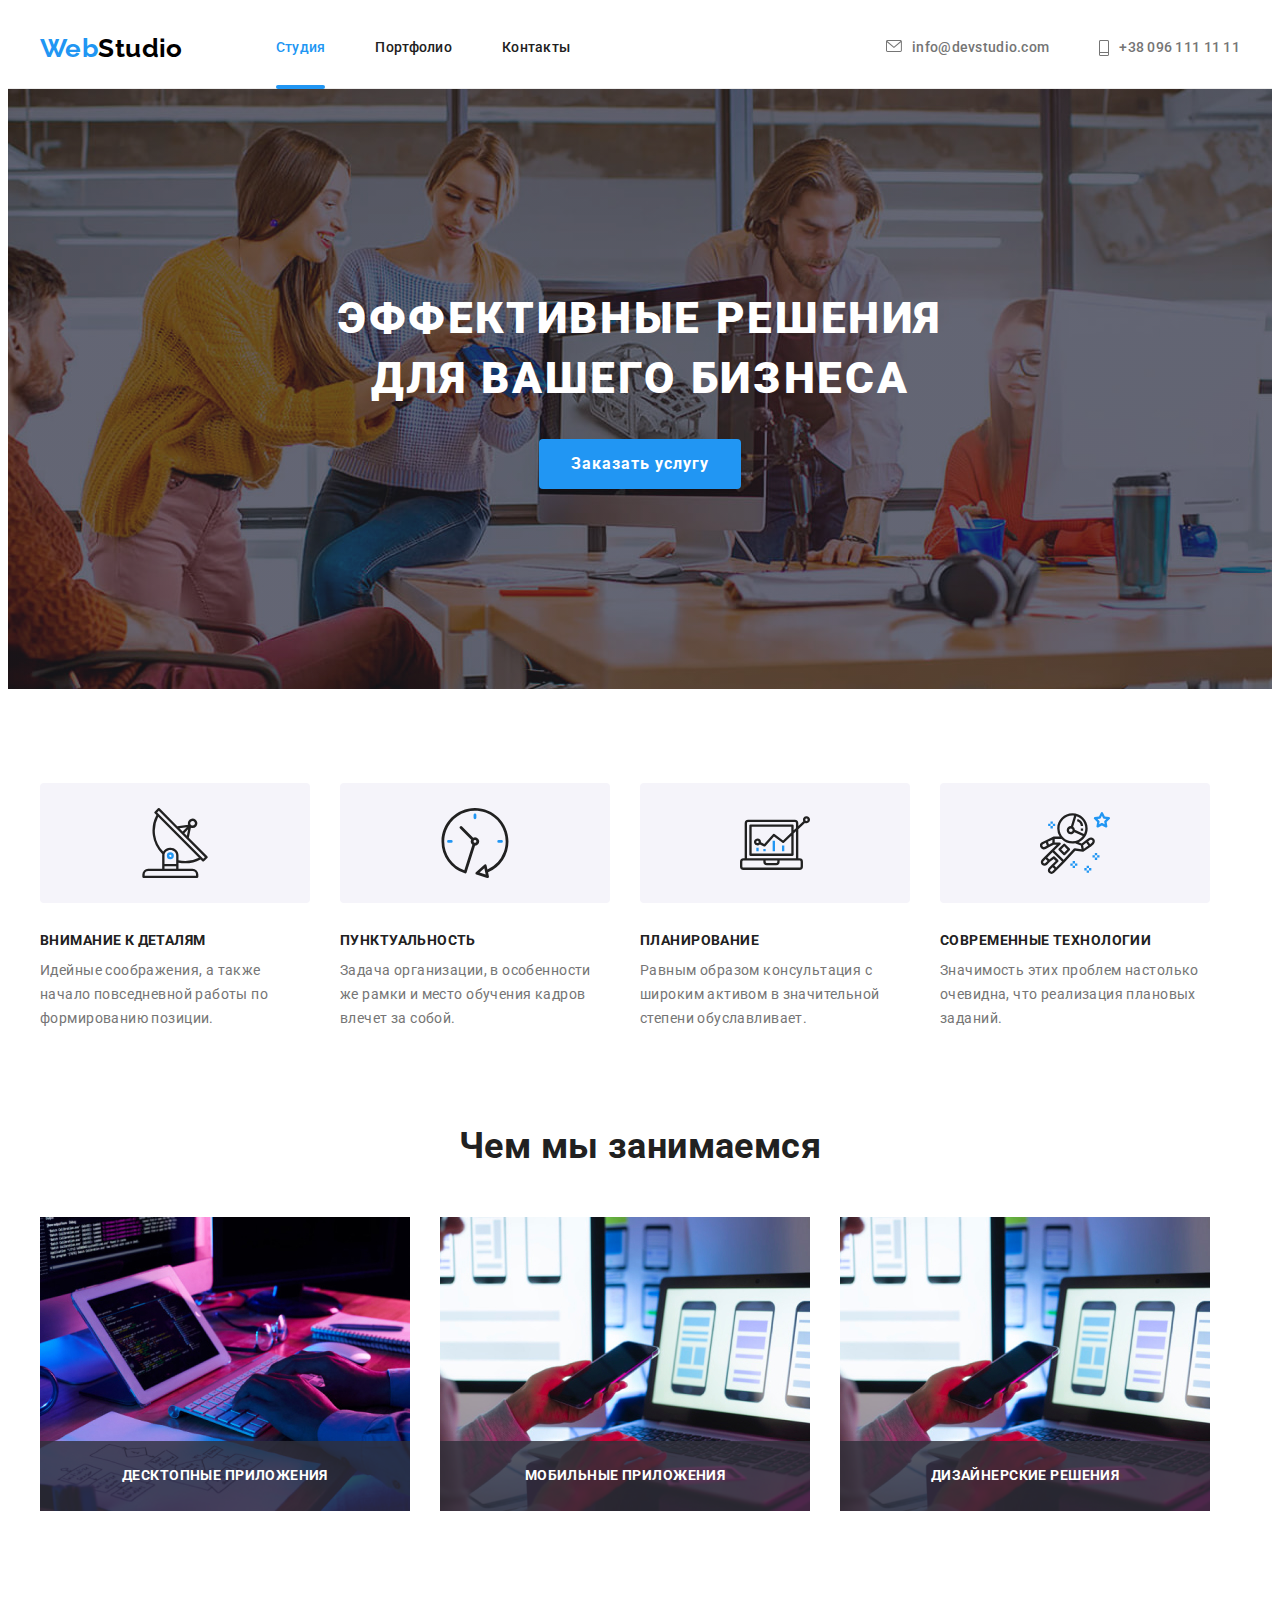
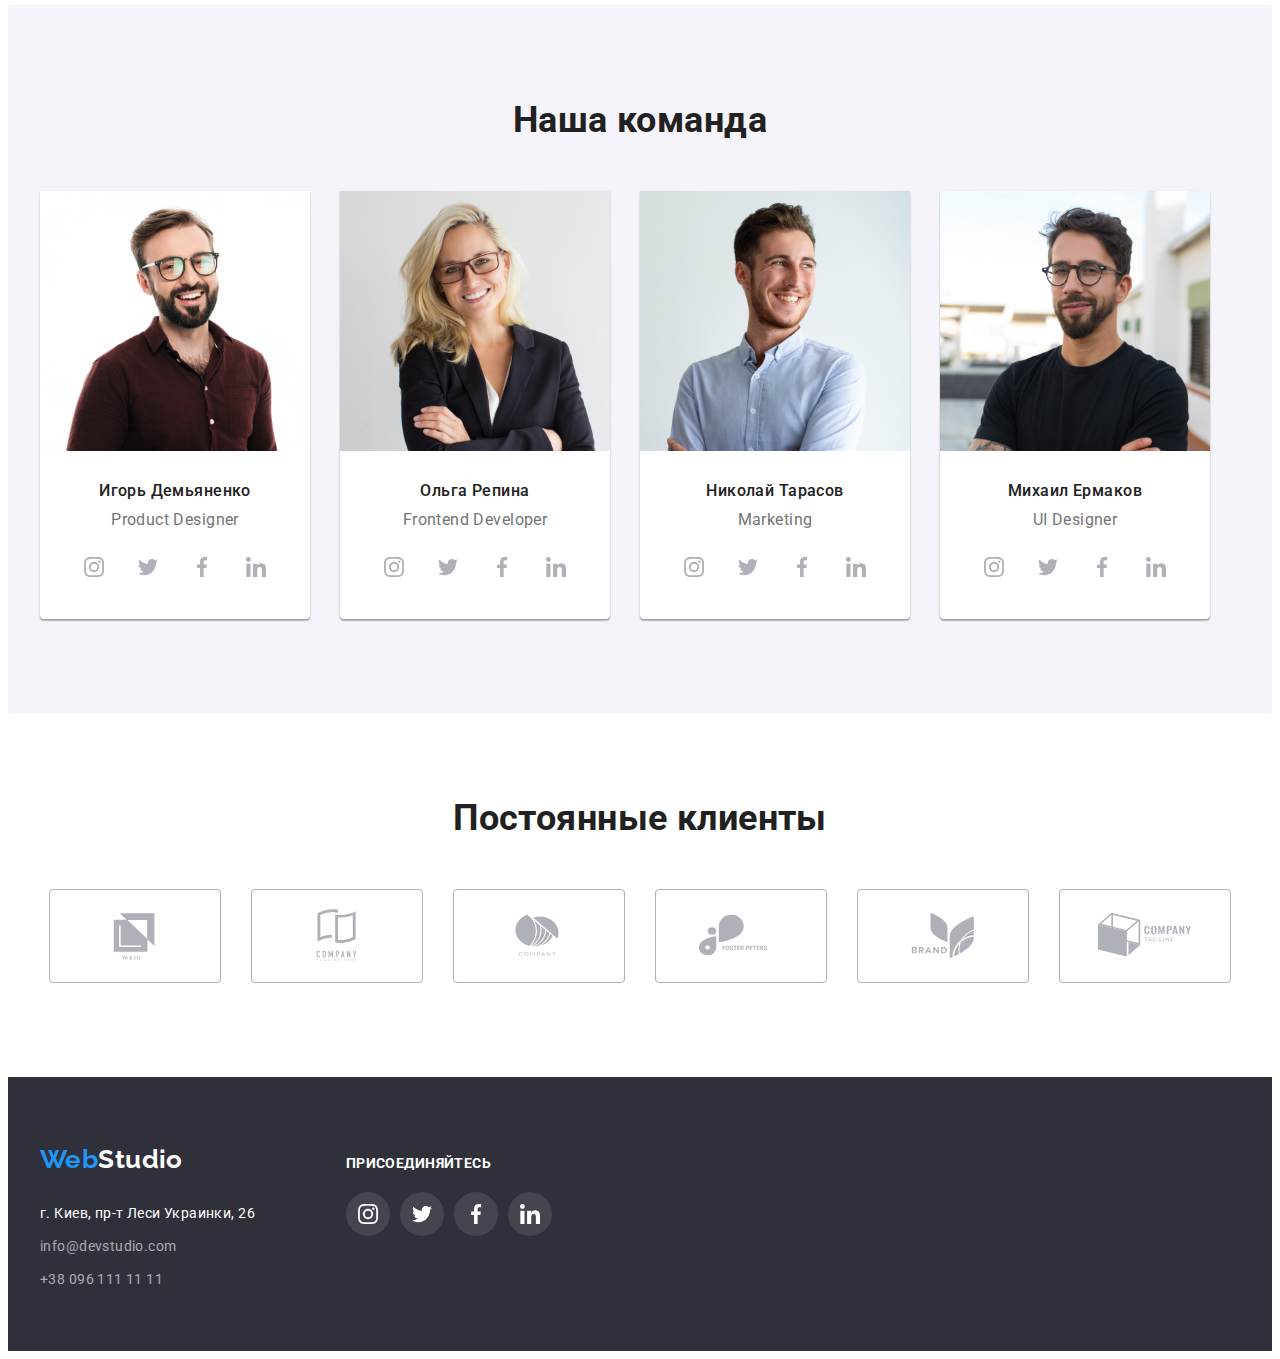
<file: index.html>
<!DOCTYPE html>
<html lang="ru">
  <head>
    <meta charset="UTF-8" />
    <meta http-equiv="X-UA-Compatible" content="IE=edge" />
    <meta name="viewport" content="width=device-width, initial-scale=1.0" />
    <title>HW-05</title>
    <!-- Fonts -->

    <link rel="preconnect" href="https://fonts.googleapis.com" />
    <link rel="preconnect" href="https://fonts.gstatic.com" crossorigin />
    <link
      href="https://fonts.googleapis.com/css2?family=Raleway:wght@700&family=Roboto:wght@400;500;700;900&display=swap"
      rel="stylesheet"
    />

    <!-- NORMOLIZE -->
    <link
      rel="stylesheet"
      href="https://cdnjs.cloudflare.com/ajax/libs/modern-normalize/1.1.0/modern-normalize.min.css"
      integrity="sha512-wpPYUAdjBVSE4KJnH1VR1HeZfpl1ub8YT/NKx4PuQ5NmX2tKuGu6U/JRp5y+Y8XG2tV+wKQpNHVUX03MfMFn9Q=="
      crossorigin="anonymous"
      referrerpolicy="no-referrer"
    />

    <!-- Custom styles -->
    <link rel="stylesheet" href="./css/styles.css" />
  </head>
  <body>
    <!-- Заголовок -->
    <header class="header-style">
      <div class="container header-container">
        <a class="logo" href="./index.html" lang="en">Web<span class="header-logo">Studio</span></a>
        <nav class="navigation">
          <ul class="list navigation-list">
            <li class="list-item navigation-item">
              <a class="header-link-current" href="./index.html">Студия</a>
            </li>
            <li class="list-item navigation-item">
              <a class="header-link" href="./portfolio.html">Портфолио</a>
            </li>
            <li class="list-item navigation-item"><a class="header-link" href="">Контакты</a></li>
          </ul>
        </nav>
        <ul class="list head-contact-list">
          <li class="head-contact-item">
            <a class="header-mail" href="mailto:info@devstudio.com">
              <svg class="contact-icon" width="16" height="12">
                <use href="./images/sprite.svg#icon-email"></use>
              </svg>
              info@devstudio.com</a
            >
          </li>
          <li class="head-contact-item">
            <a class="header-tel" href="tel:+380961111111">
              <svg class="contact-icon" width="10" height="16">
                <use href="./images/sprite.svg#icon-phone"></use>
              </svg>
              +38 096 111 11 11</a
            >
          </li>
        </ul>
      </div>
    </header>

    <main>
      <!--  Hero  -->
      <section class="hero">
        <div class="container">
          <h1 class="hero-description">Эффективные решения для вашего бизнеса</h1>
          <button class="hero-btn" type="button" data-modal-open>Заказать услугу</button>
          <div class="backdrop is-hidden" data-modal>
            <div class="modal-wrapper">
              <button class="modal-hero-btn" type="button" data-modal-close>
                <svg class="close-icon" width="18" height="18">
                  <use href="./images/sprite.svg#icon-close-btn"></use>
                </svg>
              </button>
            </div>
          </div>
        </div>
      </section>

      <!-- Benefits -->

      <section class="benefits-section">
        <div class="container">
          <h2 class="visually-hidden">Наши преимущества</h2>
          <ul class="list benefits-list">
            <li class="benefits-item">
              <div class="benefits-icon-place">
                <svg class="benefits-icon" width="70" height="70">
                  <use href="./images/sprite.svg#icon-benef-1"></use>
                </svg>
              </div>
              <h3 class="benefits-type">Внимание к деталям</h3>
              <p class="benefits-description">
                Идейные соображения, а также начало повседневной работы по формированию позиции.
              </p>
            </li>
            <li class="benefits-item">
              <div class="benefits-icon-place">
                <svg class="benefits-icon" width="70" height="70">
                  <use href="./images/sprite.svg#icon-benef-2"></use>
                </svg>
              </div>
              <h3 class="benefits-type">Пунктуальность</h3>
              <p class="benefits-description">
                Задача организации, в особенности же рамки и место обучения кадров влечет за собой.
              </p>
            </li>
            <li class="benefits-item">
              <div class="benefits-icon-place">
                <svg class="benefits-icon" width="70" height="70">
                  <use href="./images/sprite.svg#icon-benef-3"></use>
                </svg>
              </div>
              <h3 class="benefits-type">Планирование</h3>
              <p class="benefits-description">
                Равным образом консультация с широким активом в значительной степени обуславливает.
              </p>
            </li>
            <li class="benefits-item">
              <div class="benefits-icon-place">
                <svg class="benefits-icon" width="70" height="70">
                  <use href="./images/sprite.svg#icon-benef-4"></use>
                </svg>
              </div>
              <h3 class="benefits-type">Современные технологии</h3>
              <p class="benefits-description">
                Значимость этих проблем настолько очевидна, что реализация плановых заданий.
              </p>
            </li>
          </ul>
        </div>
      </section>

      <!-- What  we  are  doing -->

      <section class="about-section">
        <div class="container about-container">
          <h2 class="about">Чем мы занимаемся</h2>
          <ul class="list about-list">
            <li class="about-item">
              <img
                class="about-photo"
                src="./images/Services/service-img-1.jpg"
                alt="Service1"
                width="370"
                height="294"
              />
              <p class="about-item-txt">Десктопные приложения</p>
            </li>
            <li class="about-item">
              <img
                class="about-photo"
                src="./images/Services/service-img-2.jpg"
                alt="Service2"
                width="370"
                height="294"
              />
              <p class="about-item-txt">Мобильные приложения</p>
            </li>
            <li class="about-item">
              <img
                class="about-photo"
                src="./images/Services/service-img-2.jpg"
                alt="Service3"
                width="370"
                height="294"
              />
              <p class="about-item-txt">Дизайнерские решения</p>
            </li>
          </ul>
        </div>
      </section>

      <!-- Our team -->
      <section class="team-section">
        <div class="container team-container">
          <h2 class="team">Наша команда</h2>
          <ul class="list team-list">
            <li class="member-card">
              <img
                class="member-photo"
                src="./images/team/member-img-1.jpg"
                alt="Photo Ihor"
                width="270"
                height="260"
              />
              <div class="team-name-position">
                <h3 class="team-member">Игорь Демьяненко</h3>
                <p class="member-position" lang="en">Product Designer</p>
                <ul class="socials list">
                  <li class="socials-item">
                    <a
                      class="socials-link link"
                      href=""
                      target="_blank"
                      rel="noopener noreferrer"
                      aria-label="иконка Instagram"
                    >
                      <svg class="socials-icon" width="20" height="20">
                        <use href="./images/sprite.svg#icon-instagram"></use>
                      </svg>
                    </a>
                  </li>
                  <li class="socials-item">
                    <a
                      class="socials-link link"
                      href=""
                      target="_blank"
                      rel="noopener noreferrer"
                      aria-label="иконка Twitter"
                    >
                      <svg class="socials-icon" width="20" height="20">
                        <use href="./images/sprite.svg#icon-twitter"></use>
                      </svg>
                    </a>
                  </li>
                  <li class="socials-item">
                    <a
                      class="socials-link link"
                      href=""
                      target="_blank"
                      rel="noopener noreferrer"
                      aria-label="иконка Facebook"
                    >
                      <svg class="socials-icon" width="20" height="20">
                        <use href="./images/sprite.svg#icon-facebook"></use></svg
                    ></a>
                  </li>
                  <li class="socials-item">
                    <a
                      class="socials-link link"
                      href=""
                      target="_blank"
                      rel="noopener noreferrer"
                      aria-label="иконка Linkedin"
                    >
                      <svg class="socials-icon" width="20" height="20">
                        <use href="./images/sprite.svg#icon-linkedin"></use>
                      </svg>
                    </a>
                  </li>
                </ul>
              </div>
            </li>
            <li class="member-card">
              <img
                class="member-photo"
                src="./images/team/member-img-2.jpg"
                alt="Photo Olga"
                width="270"
                height="260"
              />
              <div class="team-name-position">
                <h3 class="team-member">Ольга Репина</h3>
                <p class="member-position" lang="en">Frontend Developer</p>
                <ul class="socials list">
                  <li class="socials-item">
                    <a
                      class="socials-link link"
                      href=""
                      target="_blank"
                      rel="noopener noreferrer"
                      aria-label="иконка Instagram"
                    >
                      <svg class="socials-icon" width="20" height="20">
                        <use href="./images/sprite.svg#icon-instagram"></use>
                      </svg>
                    </a>
                  </li>
                  <li class="socials-item">
                    <a
                      class="socials-link link"
                      href=""
                      target="_blank"
                      rel="noopener noreferrer"
                      aria-label="иконка Twitter"
                    >
                      <svg class="socials-icon" width="20" height="20">
                        <use href="./images/sprite.svg#icon-twitter"></use>
                      </svg>
                    </a>
                  </li>
                  <li class="socials-item">
                    <a
                      class="socials-link link"
                      href=""
                      target="_blank"
                      rel="noopener noreferrer"
                      aria-label="иконка Facebook"
                    >
                      <svg class="socials-icon" width="20" height="20">
                        <use href="./images/sprite.svg#icon-facebook"></use></svg
                    ></a>
                  </li>
                  <li class="socials-item">
                    <a
                      class="socials-link link"
                      href=""
                      target="_blank"
                      rel="noopener noreferrer"
                      aria-label="иконка Linkedin"
                    >
                      <svg class="socials-icon" width="20" height="20">
                        <use href="./images/sprite.svg#icon-linkedin"></use>
                      </svg>
                    </a>
                  </li>
                </ul>
              </div>
            </li>
            <li class="member-card">
              <img
                class="member-photo"
                src="./images/team/member-img-3.jpg"
                alt="Photo Nikolay"
                width="270"
                height="260"
              />
              <div class="team-name-position">
                <h3 class="team-member">Николай Тарасов</h3>
                <p class="member-position" lang="en">Marketing</p>
                <ul class="socials list">
                  <li class="socials-item">
                    <a
                      class="socials-link link"
                      href=""
                      target="_blank"
                      rel="noopener noreferrer"
                      aria-label="иконка Instagram"
                    >
                      <svg class="socials-icon" width="20" height="20">
                        <use href="./images/sprite.svg#icon-instagram"></use>
                      </svg>
                    </a>
                  </li>
                  <li class="socials-item">
                    <a
                      class="socials-link link"
                      href=""
                      target="_blank"
                      rel="noopener noreferrer"
                      aria-label="иконка Twitter"
                    >
                      <svg class="socials-icon" width="20" height="20">
                        <use href="./images/sprite.svg#icon-twitter"></use>
                      </svg>
                    </a>
                  </li>
                  <li class="socials-item">
                    <a
                      class="socials-link link"
                      href=""
                      target="_blank"
                      rel="noopener noreferrer"
                      aria-label="иконка Facebook"
                    >
                      <svg class="socials-icon" width="20" height="20">
                        <use href="./images/sprite.svg#icon-facebook"></use></svg
                    ></a>
                  </li>
                  <li class="socials-item">
                    <a
                      class="socials-link link"
                      href=""
                      target="_blank"
                      rel="noopener noreferrer"
                      aria-label="иконка Linkedin"
                    >
                      <svg class="socials-icon" width="20" height="20">
                        <use href="./images/sprite.svg#icon-linkedin"></use>
                      </svg>
                    </a>
                  </li>
                </ul>
              </div>
            </li>
            <li class="member-card">
              <img
                class="member-photo"
                src="./images/team/member-img-4.jpg"
                alt="Photo Mikhail"
                width="270"
              />
              <div class="team-name-position">
                <h3 class="team-member">Михаил Ермаков</h3>
                <p class="member-position" lang="en">UI Designer</p>
                <ul class="socials list">
                  <li class="socials-item">
                    <a
                      class="socials-link link"
                      href=""
                      target="_blank"
                      rel="noopener noreferrer"
                      aria-label="иконка Instagram"
                    >
                      <svg class="socials-icon" width="20" height="20">
                        <use href="./images/sprite.svg#icon-instagram"></use>
                      </svg>
                    </a>
                  </li>
                  <li class="socials-item">
                    <a
                      class="socials-link link"
                      href=""
                      target="_blank"
                      rel="noopener noreferrer"
                      aria-label="иконка Twitter"
                    >
                      <svg class="socials-icon" width="20" height="20">
                        <use href="./images/sprite.svg#icon-twitter"></use>
                      </svg>
                    </a>
                  </li>
                  <li class="socials-item">
                    <a
                      class="socials-link link"
                      href=""
                      target="_blank"
                      rel="noopener noreferrer"
                      aria-label="иконка Facebook"
                    >
                      <svg class="socials-icon" width="20" height="20">
                        <use href="./images/sprite.svg#icon-facebook"></use></svg
                    ></a>
                  </li>
                  <li class="socials-item">
                    <a
                      class="socials-link link"
                      href=""
                      target="_blank"
                      rel="noopener noreferrer"
                      aria-label="иконка Linkedin"
                    >
                      <svg class="socials-icon" width="20" height="20">
                        <use href="./images/sprite.svg#icon-linkedin"></use>
                      </svg>
                    </a>
                  </li>
                </ul>
              </div>
            </li>
          </ul>
        </div>
      </section>

      <!-- Our clients -->
      <section class="clients-section">
        <div class="container clients-container">
          <h2 class="clients">Постоянные клиенты</h2>
          <ul class="clients-list list">
            <li class="clients-item">
              <a
                class="clients-link link"
                href=""
                target="_blank"
                rel="noopener noreferrer"
                aria-label="постоянный клиент 1"
              >
                <svg class="clients-icon" width="106" height="60">
                  <use href="./images/sprite.svg#icon-client1"></use>
                </svg>
              </a>
            </li>
            <li class="clients-item">
              <a
                class="clients-link link"
                href=""
                target="_blank"
                rel="noopener noreferrer"
                aria-label="постоянный клиент 2"
              >
                <svg class="clients-icon" width="106" height="60">
                  <use href="./images/sprite.svg#icon-client2"></use>
                </svg>
              </a>
            </li>
            <li class="clients-item">
              <a
                class="clients-link link"
                href=""
                target="_blank"
                rel="noopener noreferrer"
                aria-label="постоянный клиент 3"
              >
                <svg class="clients-icon" width="106" height="60">
                  <use href="./images/sprite.svg#icon-client3"></use>
                </svg>
              </a>
            </li>
            <li class="clients-item">
              <a
                class="clients-link link"
                href=""
                target="_blank"
                rel="noopener noreferrer"
                aria-label="постоянный клиент 4"
              >
                <svg class="clients-icon" width="106" height="60">
                  <use href="./images/sprite.svg#icon-client4"></use>
                </svg>
              </a>
            </li>
            <li class="clients-item">
              <a
                class="clients-link link"
                href=""
                target="_blank"
                rel="noopener noreferrer"
                aria-label="постоянный клиент 5"
              >
                <svg class="clients-icon" width="106" height="60">
                  <use href="./images/sprite.svg#icon-client5"></use>
                </svg>
              </a>
            </li>
            <li class="clients-item">
              <a
                class="clients-link link"
                href=""
                target="_blank"
                rel="noopener noreferrer"
                aria-label="постоянный клиент 6"
              >
                <svg class="clients-icon" width="106" height="60">
                  <use href="./images/sprite.svg#icon-client6"></use>
                </svg>
              </a>
            </li>
          </ul>
        </div>
      </section>
    </main>

    <!-- Footer -->
    <footer class="footer">
      <div class="container footer-container">
        <div class="foot-logo-adress-box">
          <a class="logo logo-footer" href="./index.html" lang="en"
            >Web<span class="footer-logo">Studio</span></a
          >
          <!-- Контактная информация -->
          <address>
            <ul class="list address-list">
              <li class="address-item">
                <a
                  class="geoposition"
                  href="http://goo.gl/maps/pMn1y5M8isp2wxhz7"
                  target="_blank"
                  rel="noopener noreferrer"
                  >г. Киев, пр-т Леси Украинки, 26</a
                >
              </li>
              <li class="address-item">
                <a class="footer-mail" href="mailto:info@devstudio.com">info@devstudio.com</a>
              </li>
              <li class="address-item">
                <a class="footer-tel" href="tel:+380961111111">+38 096 111 11 11</a>
              </li>
            </ul>
          </address>
        </div>
        <div class="foot-socials-box">
          <h3 class="foot-socials">Присоединяйтесь</h3>
          <ul class="foot-socials-list list">
            <li class="foot-socials-item">
              <a
                class="foot-socials-link link"
                href=""
                target="_blank"
                rel="noopener noreferrer"
                aria-label="иконка Instagram"
              >
                <svg class="foot-socials-icon" width="20" height="20">
                  <use href="./images/sprite.svg#icon-instagram"></use>
                </svg>
              </a>
            </li>
            <li class="foot-socials-item">
              <a
                class="foot-socials-link link"
                href=""
                target="_blank"
                rel="noopener noreferrer"
                aria-label="иконка Twitter"
              >
                <svg class="foot-socials-icon" width="20" height="20">
                  <use href="./images/sprite.svg#icon-twitter"></use>
                </svg>
              </a>
            </li>
            <li class="foot-socials-item">
              <a
                class="foot-socials-link link"
                href=""
                target="_blank"
                rel="noopener noreferrer"
                aria-label="иконка Facebook"
              >
                <svg class="foot-socials-icon" width="20" height="20">
                  <use href="./images/sprite.svg#icon-facebook"></use>
                </svg>
              </a>
            </li>
            <li class="foot-socials-item">
              <a
                class="foot-socials-link link"
                href=""
                target="_blank"
                rel="noopener noreferrer"
                aria-label="иконка Linkedin"
              >
                <svg class="foot-socials-icon" width="20" height="20">
                  <use href="./images/sprite.svg#icon-linkedin"></use>
                </svg>
              </a>
            </li>
          </ul>
        </div>
      </div>
    </footer>

    <!--          ПІДВАЛ             -->
    <script src="./js/modal.js"></script>
  </body>
</html>
</file>
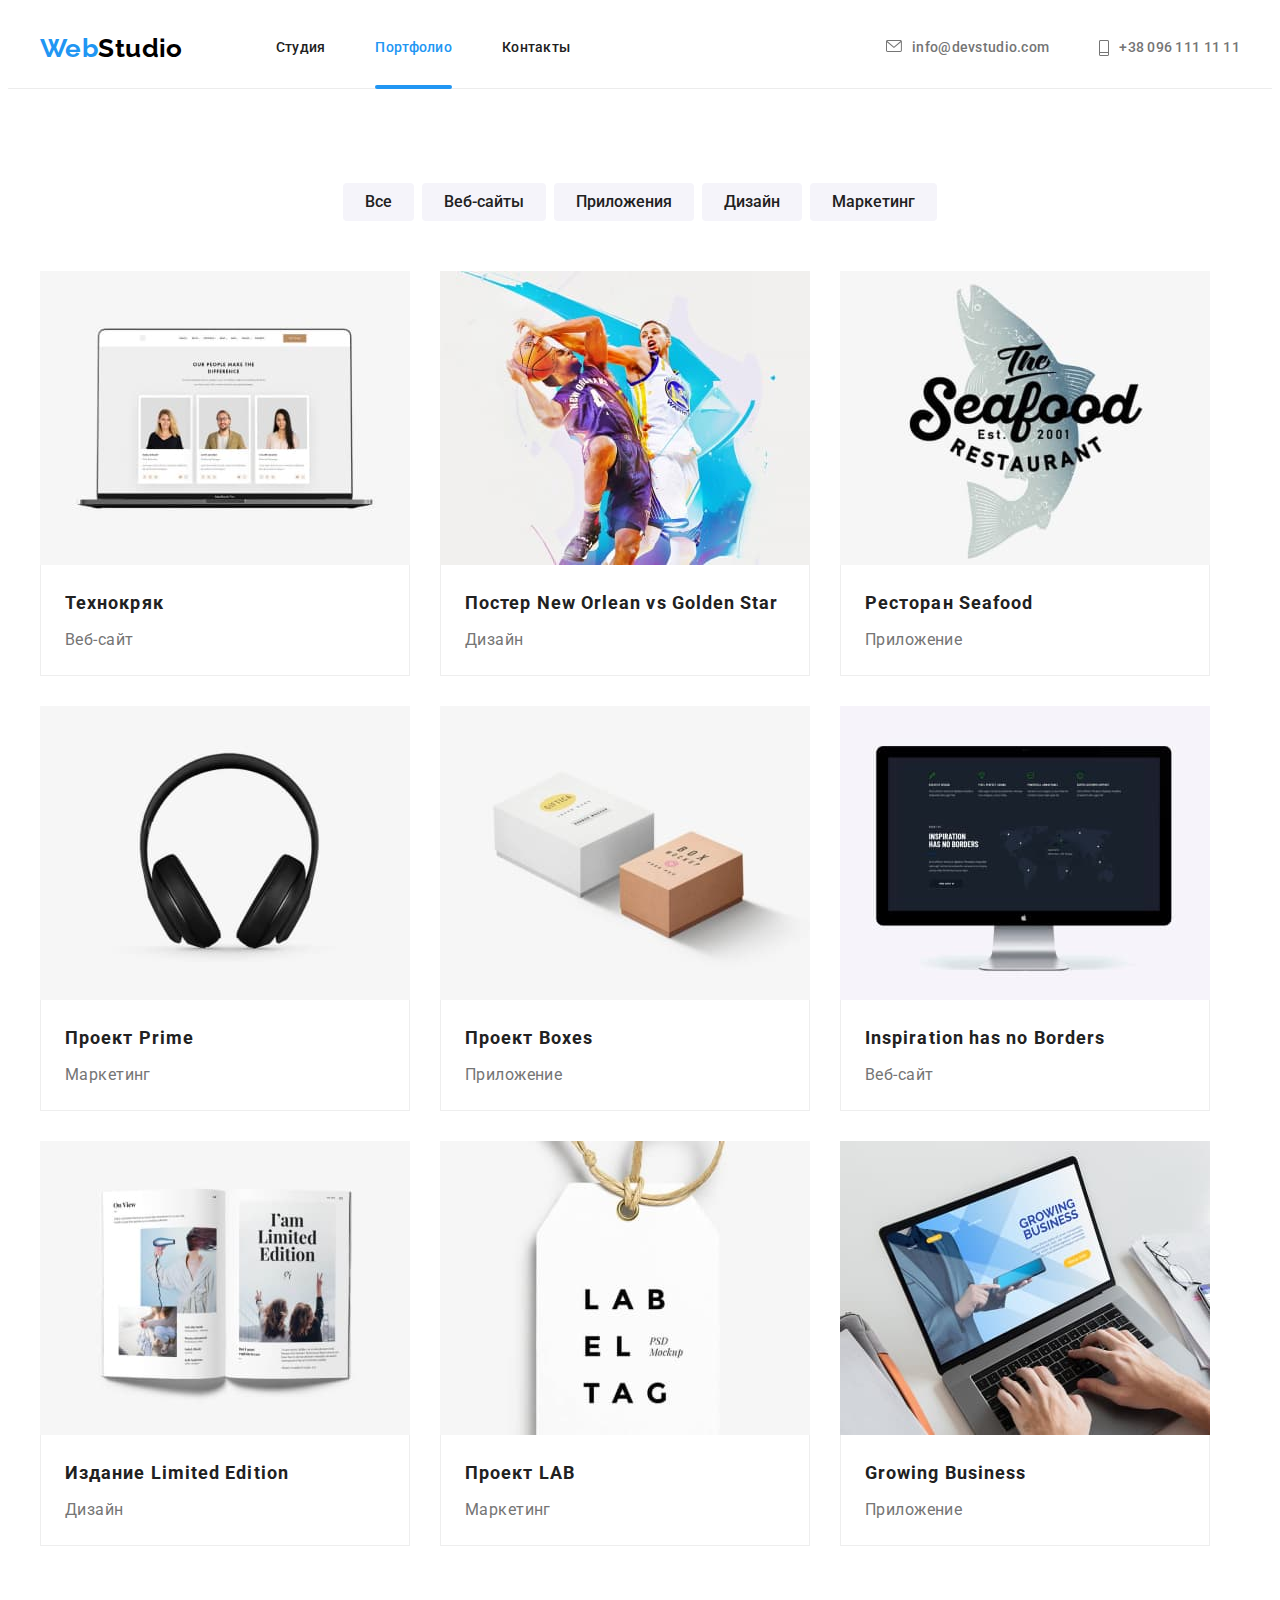
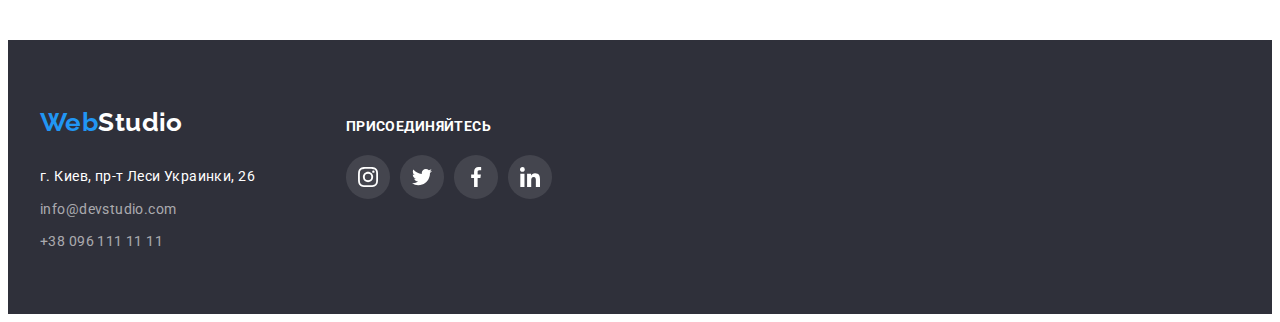
<file: portfolio.html>
<!DOCTYPE html>
<html lang="ru">
  <head>
    <meta charset="UTF-8" />
    <meta http-equiv="X-UA-Compatible" content="IE=edge" />
    <meta name="viewport" content="width=device-width, initial-scale=1.0" />
    <title>Portfolio</title>
    <!-- Fonts -->
    <link rel="preconnect" href="https://fonts.googleapis.com" />
    <link rel="preconnect" href="https://fonts.gstatic.com" crossorigin />
    <link
      href="https://fonts.googleapis.com/css2?family=Raleway:wght@700&family=Roboto:wght@400;500;700;900&display=swap"
      rel="stylesheet"
    />
    <!-- NORMALIZ -->
    <link
      rel="stylesheet"
      href="https://cdnjs.cloudflare.com/ajax/libs/modern-normalize/1.1.0/modern-normalize.min.css"
      integrity="sha512-wpPYUAdjBVSE4KJnH1VR1HeZfpl1ub8YT/NKx4PuQ5NmX2tKuGu6U/JRp5y+Y8XG2tV+wKQpNHVUX03MfMFn9Q=="
      crossorigin="anonymous"
      referrerpolicy="no-referrer"
    />
    <!-- Custom styles -->
    <link rel="stylesheet" href="./css/styles.css" />
  </head>
  <body>
    <!-- Заголовок -->
    <header class="header-style">
      <div class="container header-container">
        <a class="logo" href="./index.html" lang="en">Web<span class="header-logo">Studio</span></a>
        <nav class="navigation">
          <ul class="list navigation-list">
            <li class="list-item navigation-item">
              <a class="header-link" href="./index.html">Студия</a>
            </li>
            <li class="list-item navigation-item">
              <a class="header-link-current" href="./portfolio.html">Портфолио</a>
            </li>
            <li class="list-item navigation-item"><a class="header-link" href="">Контакты</a></li>
          </ul>
        </nav>
        <ul class="list head-contact-list">
          <li class="head-contact-item">
            <a class="header-mail" href="mailto:info@devstudio.com">
              <svg class="contact-icon" width="16" height="12">
                <use href="./images/sprite.svg#icon-email"></use>
              </svg>
              info@devstudio.com</a
            >
          </li>
          <li class="head-contact-item">
            <a class="header-tel" href="tel:+380961111111">
              <svg class="contact-icon" width="10" height="16">
                <use href="./images/sprite.svg#icon-phone"></use>
              </svg>
              +38 096 111 11 11</a
            >
          </li>
        </ul>
      </div>
    </header>

    <!-- Основная часть  -->
    <main>
      <section class="portfolio-section">
        <div class="container portfolio-container">
          <h1 class="visually-hidden">Портфолио</h1>
          <ul class="list portfolio-btn-list">
            <li class="portfolio-btn-item"><button class="btn" type="button">Все</button></li>
            <li class="portfolio-btn-item"><button class="btn" type="button">Веб-сайты</button></li>
            <li class="portfolio-btn-item">
              <button class="btn" type="button">Приложения</button>
            </li>
            <li class="portfolio-btn-item"><button class="btn" type="button">Дизайн</button></li>
            <li class="portfolio-btn-item"><button class="btn" type="button">Маркетинг</button></li>
          </ul>
          <ul class="list portfolio-list">
            <li class="portfolio-item">
              <a class="portfolio-item-link link" href="">
                <div class="portfolio-item-dbllayer">
                  <img
                    class="photo"
                    src="./images/portfolio/1technokrjak.jpg"
                    alt="laptop"
                    width="370"
                    height="294"
                  />
                  <p class="portfolio-item-overlay">
                    Ресурс предлагает комплексные предложения с разным уровнем функционала и
                    сервисов. Все это позволит посетителю получить исчерпывающие сведения  о
                    компании или частном лице.
                  </p>
                </div>
                <div class="descr-filtname-grp">
                  <h2 class="description">Технокряк</h2>
                  <p class="filter-name">Веб-сайт</p>
                </div>
              </a>
            </li>
            <li class="portfolio-item">
              <a class="portfolio-item-link link" href="">
                <div class="portfolio-item-dbllayer">
                  <img
                    class="photo"
                    src="./images/portfolio/2poster.jpg"
                    alt="basketball players"
                    width="370"
                    height="294"
                  />
                  <p class="portfolio-item-overlay">
                    Ресурс предлагает комплексные предложения с разным уровнем функционала и
                    сервисов. Все это позволит посетителю получить исчерпывающие сведения  о
                    компании или частном лице.
                  </p>
                </div>
                <div class="descr-filtname-grp">
                  <h2 class="description">Постер New Orlean vs Golden Star</h2>
                  <p class="filter-name">Дизайн</p>
                </div>
              </a>
            </li>
            <li class="portfolio-item">
              <a class="portfolio-item-link link" href="">
                <div class="portfolio-item-dbllayer">
                  <img
                    class="photo"
                    src="./images/portfolio/3restaraunt.jpg"
                    alt="restaurant logo"
                    width="370"
                    height="294"
                  />
                  <p class="portfolio-item-overlay">
                    Ресурс предлагает комплексные предложения с разным уровнем функционала и
                    сервисов. Все это позволит посетителю получить исчерпывающие сведения  о
                    компании или частном лице.
                  </p>
                </div>
                <div class="descr-filtname-grp">
                  <h2 class="description">Ресторан Seafood</h2>
                  <p class="filter-name">Приложение</p>
                </div>
              </a>
            </li>
            <li class="portfolio-item">
              <a class="portfolio-item-link link" href="">
                <div class="portfolio-item-dbllayer">
                  <img
                    class="photo"
                    src="./images/portfolio/4prime.jpg"
                    alt="headphones"
                    width="370"
                    height="294"
                  />
                  <p class="portfolio-item-overlay">
                    Ресурс предлагает комплексные предложения с разным уровнем функционала и
                    сервисов. Все это позволит посетителю получить исчерпывающие сведения  о
                    компании или частном лице.
                  </p>
                </div>
                <div class="descr-filtname-grp">
                  <h2 class="description">Проект Prime</h2>
                  <p class="filter-name">Маркетинг</p>
                </div>
              </a>
            </li>
            <li class="portfolio-item">
              <a class="portfolio-item-link link" href="">
                <div class="portfolio-item-dbllayer">
                  <img
                    class="photo"
                    src="./images/portfolio/5boxes.jpg"
                    alt="boxes"
                    width="370"
                    height="294"
                  />
                  <p class="portfolio-item-overlay">
                    Ресурс предлагает комплексные предложения с разным уровнем функционала и
                    сервисов. Все это позволит посетителю получить исчерпывающие сведения  о
                    компании или частном лице.
                  </p>
                </div>
                <div class="descr-filtname-grp">
                  <h2 class="description">Проект Boxes</h2>
                  <p class="filter-name">Приложение</p>
                </div>
              </a>
            </li>
            <li class="portfolio-item">
              <a class="portfolio-item-link link" href="">
                <div class="portfolio-item-dbllayer">
                  <img
                    class="photo"
                    src="./images/portfolio/6inspiration.jpg"
                    alt="monitor"
                    width="370"
                    height="294"
                  />
                  <p class="portfolio-item-overlay">
                    Ресурс предлагает комплексные предложения с разным уровнем функционала и
                    сервисов. Все это позволит посетителю получить исчерпывающие сведения  о
                    компании или частном лице.
                  </p>
                </div>
                <div class="descr-filtname-grp">
                  <h2 class="description">Inspiration has no Borders</h2>
                  <p class="filter-name">Веб-сайт</p>
                </div>
              </a>
            </li>
            <li class="portfolio-item">
              <a class="portfolio-item-link link" href="">
                <div class="portfolio-item-dbllayer">
                  <img
                    class="photo"
                    src="./images/portfolio/7limited.jpg"
                    alt="book"
                    width="370"
                    height="294"
                  />
                  <p class="portfolio-item-overlay">
                    Ресурс предлагает комплексные предложения с разным уровнем функционала и
                    сервисов. Все это позволит посетителю получить исчерпывающие сведения  о
                    компании или частном лице.
                  </p>
                </div>
                <div class="descr-filtname-grp">
                  <h2 class="description">Издание Limited Edition</h2>
                  <p class="filter-name">Дизайн</p>
                </div>
              </a>
            </li>
            <li class="portfolio-item">
              <a class="portfolio-item-link link" href="">
                <div class="portfolio-item-dbllayer">
                  <img
                    class="photo"
                    src="./images/portfolio/8lab.jpg"
                    alt="label tag"
                    width="370"
                    height="294"
                  />
                  <p class="portfolio-item-overlay">
                    Ресурс предлагает комплексные предложения с разным уровнем функционала и
                    сервисов. Все это позволит посетителю получить исчерпывающие сведения  о
                    компании или частном лице.
                  </p>
                </div>
                <div class="descr-filtname-grp">
                  <h2 class="description">Проект LAB</h2>
                  <p class="filter-name">Маркетинг</p>
                </div>
              </a>
            </li>
            <li class="portfolio-item">
              <a class="portfolio-item-link link" href="">
                <div class="portfolio-item-dbllayer">
                  <img
                    class="photo"
                    src="./images/portfolio/9business.jpg"
                    alt="laptop"
                    width="370"
                    height="294"
                  />
                  <p class="portfolio-item-overlay">
                    Ресурс предлагает комплексные предложения с разным уровнем функционала и
                    сервисов. Все это позволит посетителю получить исчерпывающие сведения  о
                    компании или частном лице.
                  </p>
                </div>
                <div class="descr-filtname-grp">
                  <h2 class="description">Growing Business</h2>
                  <p class="filter-name">Приложение</p>
                </div>
              </a>
            </li>
          </ul>
        </div>
      </section>
    </main>

    <!-- Footer -->
    <footer class="footer">
      <div class="container footer-container">
        <div class="foot-logo-adress-box">
          <a class="logo logo-footer" href="./index.html" lang="en"
            >Web<span class="footer-logo">Studio</span></a
          >
          <!-- Контактная информация -->
          <address>
            <ul class="list address-list">
              <li class="address-item">
                <a
                  class="geoposition"
                  href="http://goo.gl/maps/pMn1y5M8isp2wxhz7"
                  target="_blank"
                  rel="noopener noreferrer"
                  >г. Киев, пр-т Леси Украинки, 26</a
                >
              </li>
              <li class="address-item">
                <a class="footer-mail" href="mailto:info@devstudio.com">info@devstudio.com</a>
              </li>
              <li class="address-item">
                <a class="footer-tel" href="tel:+380961111111">+38 096 111 11 11</a>
              </li>
            </ul>
          </address>
        </div>
        <div class="foot-socials-box">
          <h3 class="foot-socials">Присоединяйтесь</h3>
          <ul class="foot-socials-list list">
            <li class="foot-socials-item">
              <a
                class="foot-socials-link link"
                href=""
                target="_blank"
                rel="noopener noreferrer"
                aria-label="иконка Instagram"
              >
                <svg class="foot-socials-icon" width="20" height="20">
                  <use href="./images/sprite.svg#icon-instagram"></use>
                </svg>
              </a>
            </li>
            <li class="foot-socials-item">
              <a
                class="foot-socials-link link"
                href=""
                target="_blank"
                rel="noopener noreferrer"
                aria-label="иконка Twitter"
              >
                <svg class="foot-socials-icon" width="20" height="20">
                  <use href="./images/sprite.svg#icon-twitter"></use>
                </svg>
              </a>
            </li>
            <li class="foot-socials-item">
              <a
                class="foot-socials-link link"
                href=""
                target="_blank"
                rel="noopener noreferrer"
                aria-label="иконка Facebook"
              >
                <svg class="foot-socials-icon" width="20" height="20">
                  <use href="./images/sprite.svg#icon-facebook"></use>
                </svg>
              </a>
            </li>
            <li class="foot-socials-item">
              <a
                class="foot-socials-link link"
                href=""
                target="_blank"
                rel="noopener noreferrer"
                aria-label="иконка Linkedin"
              >
                <svg class="foot-socials-icon" width="20" height="20">
                  <use href="./images/sprite.svg#icon-linkedin"></use>
                </svg>
              </a>
            </li>
          </ul>
        </div>
      </div>
    </footer>
  </body>
</html>
</file>
<file: css/styles.css>
:root {
  --accent-color: #2196f3;
  --white-txt-color: #ffffff;
  --text-benef-tel-filter-col: #757575;
  --text-headlink-team-beneftype-col: #212121;
  --footer-hero-bcg-color: #2f303a;
  --ind-hero-btn-hover-bcg-col: #188ce8;
  --ind-team-section-bcg-col: #f5f4fa;
  --main-bcg-color: #ffffff;
  --portfolio-btn-bcg-col: #f5f4fa;
  --logo-header-col: #000000;
  --footer-mail-tel-txt-col: rgba(255, 255, 255, 0.6);
  --timing-function: cubic-bezier(0.4, 0, 0.2, 1);
}

body {
  font-family: 'Roboto', sans-serif;
  font-size: 14px;
  letter-spacing: 0.03em;
  background-color: var(--main-bcg-color);
}

h1,
h2,
h3,
h4,
h5,
h6,
p {
  margin: 0;
}

img {
  display: block;
}

/* lists style */
.list {
  list-style: none;
  padding: 0;
  margin: 0;
}

.visually-hidden {
  position: absolute;
  white-space: nowrap;
  width: 1px;
  height: 1px;
  overflow: hidden;
  border: 0;
  padding: 0;
  clip: rect(0 0 0 0);
  clip-path: inset(50%);
  margin: -1px;
}

.container {
  /* outline: 1px solid red; */

  width: 1200px;
  padding-left: 15px;
  padding-right: 15px;

  margin-left: auto;
  margin-right: auto;
}

/* ------------------------------header style ------------------------------*/

.header-style {
  border-bottom: 1px solid #ececec;
}

.header-container {
  display: flex;
  align-items: center;
}

.logo {
  margin-right: 93px;

  font-family: 'Raleway', sans-serif;
  font-weight: 700;
  font-size: 26px;
  line-height: 1.71;
  color: var(--accent-color);
  text-decoration: none;
}

.header-logo {
  color: var(--logo-header-col);
  text-decoration: none;
}

.navigation-list {
  display: flex;
  align-items: center;
}

.navigation-item {
  position: relative;
  margin-right: 50px;
}

.navigation-item:last-child {
  margin-right: 0;
}

.header-link,
.header-link-current {
  display: block;
  padding-top: 32px;
  padding-bottom: 32px;
}

.header-link-current {
  font-weight: 500;
  line-height: 1.14;
  letter-spacing: 0.02em;
  color: var(--accent-color);
  text-decoration: none;
}

.header-link-current::after {
  content: '';
  position: absolute;
  left: 0;
  bottom: -1px;
  display: block;
  width: 100%;
  height: 4px;
  border-radius: 2px;
  background-color: var(--accent-color);
}

.header-link {
  font-weight: 500;
  line-height: 1.14;
  letter-spacing: 0.02em;
  color: var(--text-headlink-team-beneftype-col);
  text-decoration: none;
  transition-property: color;
  transition-duration: 250ms;
  transition-timing-function: var(--timing-function);
}
.header-link:hover,
.header-link:focus {
  color: var(--accent-color);
}

.head-contact-list {
  display: flex;
  align-items: center;
  margin-left: auto;
}

.head-contact-item {
  margin-right: 50px;
}

.head-contact-item:last-child {
  margin-right: 0;
}

.header-mail {
  font-family: 'Roboto';
  font-style: normal;
  font-weight: 500;
  font-size: 14px;
  line-height: 1.14;
  letter-spacing: 0.02em;
  color: var(--text-benef-tel-filter-col);
  text-decoration: none;
  list-style: none;
}

.header-mail,
.header-tel {
  display: flex;
  align-content: center;
  padding-top: 32px;
  padding-bottom: 32px;
  transition-property: color;
  transition-duration: 250ms;
  transition-timing-function: var(--timing-function);
}

.header-mail:hover,
.header-mail:focus {
  color: var(--accent-color);
}

.header-tel {
  font-weight: 500;
  line-height: 1.14;
  letter-spacing: 0.02em;
  color: var(--text-benef-tel-filter-col);
  text-decoration: none;
}
.header-tel:hover,
.header-tel:focus {
  color: var(--accent-color);
}

.contact-icon {
  margin-right: 10px;
  fill: var(--text-benef-tel-filter-col);
}

.header-mail:hover .contact-icon,
.header-mail:focus .contact-icon,
.header-tel:hover .contact-icon,
.header-tel:focus .contact-icon {
  fill: var(--accent-color);
}

/* ------------------------------footer style------------------------------ */
.footer {
  background-color: var(--footer-hero-bcg-color);
  padding-top: 60px;
  padding-bottom: 60px;
}

.footer-container {
  display: flex;
  align-items: baseline;
}

.foot-logo-adress-box {
  margin-right: 70px;
}

.logo-footer {
  display: block;
  margin-bottom: 20px;
}

.footer-logo {
  color: var(--white-txt-color);
}

.address-item {
  display: block;
  margin-bottom: 9px;
}

.address-item:last-child {
  margin-bottom: 0;
}

.geoposition {
  font-style: normal;
  line-height: 1.71;
  color: var(--white-txt-color);
  text-decoration: none;
  transition-property: color;
  transition-duration: 250ms;
  transition-timing-function: var(--timing-function);
}
.geoposition:hover,
.geoposition:focus {
  color: var(--accent-color);
}

.footer-mail,
.footer-tel {
  font-style: normal;
  line-height: 1.71;
  color: var(--footer-mail-tel-txt-col);
  text-decoration: none;
  transition-property: color;
  transition-duration: 250ms;
  transition-timing-function: var(--timing-function);
}
.footer-tel:hover,
.footer-tel:focus,
.footer-mail:hover,
.footer-mail:focus {
  color: var(--accent-color);
}

.foot-socials-list {
  display: flex;
  align-items: center;
  justify-content: center;
}

.foot-socials {
  font-style: normal;
  font-weight: 700;
  font-size: 14px;
  line-height: 1.14;
  letter-spacing: 0.03em;
  text-transform: uppercase;
  color: var(--white-txt-color);
  margin-bottom: 20px;
}

.foot-socials-link {
  display: flex;
  justify-content: center;
  align-items: center;
  width: 44px;
  height: 44px;

  border-radius: 50%;

  background-color: #ffffff1a;
  transition-property: background-color;
  transition-duration: 250ms;
  transition-timing-function: var(--timing-function);
}

.foot-socials-link:hover,
.foot-socials-link:focus {
  background-color: var(--accent-color);
}

.foot-socials-item {
  margin-right: 10px;
}

.foot-socials-item:last-child {
  margin-right: 0;
}

.foot-socials-icon {
  fill: #ffffff;
}

/* ------------------------------index style------------------------------ */
/* -----------------hero----------------- */
.hero {
  max-width: 1600px;
  max-height: 600px;
  margin-right: auto;
  margin-left: auto;
  background-color: var(--footer-hero-bcg-color);
  background-image: linear-gradient(#2f303a66, #2f303a66), url(../images/bcg/hero-bcg.jpg);
  background-size: cover;
  background-repeat: no-repeat;
  background-position: center;

  padding-top: 200px;
  padding-bottom: 200px;
}

.hero-description {
  display: block;
  width: 696px;
  height: 120px;
  margin-bottom: 30px;
  margin-right: auto;
  margin-left: auto;

  font-weight: 900;
  font-size: 44px;
  line-height: 1.36;
  text-align: center;
  letter-spacing: 0.06em;
  text-transform: uppercase;
  color: var(--white-txt-color);
}

.hero-btn {
  margin-right: auto;
  margin-left: auto;

  padding-top: 10px;
  padding-right: 32px;
  padding-bottom: 10px;
  padding-left: 32px;

  font-family: 'Roboto', sans-serif;
  font-weight: 700;
  font-size: 16px;
  line-height: 1.88;
  display: flex;
  align-items: center;
  text-align: center;
  letter-spacing: 0.06em;
  color: var(--white-txt-color);
  background-color: var(--accent-color);
  cursor: pointer;
  box-shadow: 0px 4px 4px rgba(0, 0, 0, 0.15);
  border: none;
  border-radius: 4px;

  transition-property: background-color;
  transition-duration: 250ms;
  transition-timing-function: var(--timing-function);
}

.hero-btn:hover,
.hero-btn:focus {
  background-color: var(--ind-hero-btn-hover-bcg-col);
  animation: btn-animation 250ms var(--timing-function);
}

@keyframes btn-animation {
  0% {
    transform: scale(1);
  }
  50% {
    transform: scale(0.95);
  }
  100% {
    transform: scale(1);
  }
}

/* modal form for hero button */
.backdrop {
  position: fixed;
  top: 0;
  left: 0;
  width: 100%;
  height: 100%;
  background-color: rgba(0, 0, 0, 0.2);
  z-index: 10;

  opacity: 1;
  transition: opacity 250ms var(--timing-function);
  /* animation: backdrop-in-animation 1000ms; */
}

/* @keyframes backdrop-in-animation {
  0% {
    transform: opacity(0);
    transform: scale(0);
  }
  10% {
    transform: opacity(0.1);
    transform: scale(0.1);
  }

  25% {
    transform: opacity(0.25);
    transform: scale(0.25);
  }
  50% {
    transform: opacity(0.5);
    transform: scale(0.5);
  }
  75% {
    transform: opacity(0.75);
    transform: scale(0.75);
  }
  90% {
    transform: opacity(0.9);
    transform: scale(0.9);
  }
  100% {
    transform: opacity(1);
    transform: scale(1);
  }
} */

.backdrop.is-hidden {
  opacity: 0;
  pointer-events: none;
  /* animation: backdrop-out-animation 2500ms; */
}

/* @keyframes backdrop-out-animation {
  0% {
    transform: opacity(1);
    transform: scale(1);
  }
  10% {
    transform: opacity(0.9);
    transform: scale(0.9);
  }

  25% {
    transform: opacity(0.75);
    transform: scale(0.75);
  }
  50% {
    transform: opacity(0.5);
    transform: scale(0.5);
  }
  75% {
    transform: opacity(0.25);
    transform: scale(0.25);
  }
  90% {
    transform: opacity(0.1);
    transform: scale(0.1);
  }
  100% {
    transform: opacity(0);
    transform: scale(0);
  }
} */

.modal-wrapper {
  position: absolute;
  top: 50%;
  left: 50%;
  transform: translate(-50%, -50%);
  width: 528px;
  height: 581px;

  opacity: 1;

  border-radius: 4px;
  box-shadow: 0px 1px 3px rgba(0, 0, 0, 0.12), 0px 1px 1px rgba(0, 0, 0, 0.14),
    0px 2px 1px rgba(0, 0, 0, 0.2);

  background-color: var(--main-bcg-color);

  transition: transform 250ms var(--timing-function);
}

/* .backdrop.is-hidden .modal-wrapper {
  opacity: 700ms 1;
  transform: 700ms scale(1) var(--timing-function);
} */

.modal-hero-btn {
  position: absolute;
  top: 8px;
  right: 8px;
  width: 30px;
  height: 30px;
  border: 1px solid rgba(0, 0, 0, 0.1);
  border-radius: 50%;
  background-color: var(--main-bcg-color);
  display: flex;
  align-items: center;
  justify-content: center;
  padding: 0;
  cursor: pointer;
}

/* -----------------benefits----------------- */
.benefits-section {
  padding-top: 94px;
  padding-bottom: 94px;
}

.benefits-list {
  display: flex;
  align-items: center;
}
.benefits-item {
  display: block;
  width: 270px;
  margin-right: 30px;
}

.benefits-icon-place {
  display: flex;
  align-items: center;
  justify-content: center;
  width: 270px;
  height: 120px;
  border-radius: 4px;
  background-color: #f5f4fa;
  margin-bottom: 30px;
}

.benefits-item:last-child {
  margin-right: 0;
}

.benefits-type {
  font-size: 14px;
  font-weight: 700;
  line-height: 1.14;
  margin-bottom: 10px;
  text-transform: uppercase;
  color: var(--text-headlink-team-beneftype-col);
}

.benefits-description {
  line-height: 1.71;
  color: var(--text-benef-tel-filter-col);
}

/* -----------------about and team----------------- */

.about-section {
  padding-bottom: 94px;
}

.about {
  display: block;
  align-items: center;
  margin-bottom: 50px;
}

.about-list {
  display: flex;
}

.about-item {
  position: relative;
  display: block;
  margin-right: 30px;
}
.about-item:last-child {
  margin-right: 0;
}

/* .about-section .about-item::after {
  content: '';
  position: absolute;
  width: 370px;
  height: 70px;
  left: 0;
  bottom: 0;

  background: rgba(47, 48, 58, 0.8);
} */

.about-item-txt {
  position: absolute;
  left: 0;
  bottom: 0;

  background: rgba(47, 48, 58, 0.8);

  display: flex;
  width: 100%;
  height: 70px;
  justify-content: center;
  align-items: center;

  font-weight: 700;
  font-size: 14px;
  line-height: 1.14;
  text-align: center;
  letter-spacing: 0.03em;
  text-transform: uppercase;

  color: var(--white-txt-color);
}

.team-section {
  background-color: var(--ind-team-section-bcg-col);
  padding-top: 94px;
  padding-bottom: 94px;
}

.about,
.team {
  font-weight: 700;
  font-size: 36px;
  line-height: 1.17;
  text-align: center;
  color: var(--text-headlink-team-beneftype-col);
}

.team {
  display: block;
  align-items: center;
  margin-bottom: 50px;
}

.team-list {
  display: flex;
  align-items: center;
}

.member-card {
  margin-right: 30px;
  width: 270px;
  height: 428px;
  box-shadow: 0px 1px 3px rgba(0, 0, 0, 0.12), 0px 1px 1px rgba(0, 0, 0, 0.14),
    0px 2px 1px rgba(0, 0, 0, 0.2);
  border-radius: 0px 0px 4px 4px;
  background-color: var(--main-bcg-color);
}

.member-card:last-child {
  margin-right: 0;
}

.team-name-position {
  padding-top: 30px;
  padding-bottom: 30px;
}

.team-member {
  margin-bottom: 10px;

  font-weight: 500;
  font-size: 16px;
  line-height: 1.19;
  text-align: center;
  color: var(--text-headlink-team-beneftype-col);
}

.member-position {
  font-size: 16px;
  line-height: 1.19;
  text-align: center;
  color: var(--text-benef-tel-filter-col);
  margin-bottom: 16px;
}

/* Social icons */

.socials {
  display: flex;
  justify-content: center;
  align-items: center;
}

.socials-link {
  display: flex;
  justify-content: center;
  align-items: center;
  width: 44px;
  height: 44px;

  border-radius: 50%;

  background-color: var(--main-bcg-color);
  transition-property: background-color;
  transition-duration: 250ms;
  transition-timing-function: var(--timing-function);
}

.socials-link:hover,
.socials-link:focus {
  background-color: var(--accent-color);
}

.socials-item {
  margin-right: 10px;
}

.socials-item:last-child {
  margin-right: 0;
}

.socials-icon {
  fill: #afb1b8;
  transition-property: fill;
  transition-duration: 250ms;
  transition-timing-function: var(--timing-function);
}

.socials-link:hover .socials-icon,
.socials-link:focus .socials-icon {
  fill: #ffffff;
}

/* ------------------ our clients ----------------- */
.clients-section {
  padding-top: 84px;
  padding-bottom: 94px;
}

.clients {
  font-weight: 700;
  font-size: 36px;
  line-height: 1.17;
  text-align: center;
  color: var(--text-headlink-team-beneftype-col);
}

.clients {
  display: block;
  align-items: center;
  margin-bottom: 50px;
}

.clients-list {
  display: flex;
  align-items: center;
  justify-content: center;
}

.clients-item:not(:last-child) {
  margin-right: 30px;
}

.clients-link {
  display: flex;
  align-items: center;
  justify-content: center;

  width: 170px;
  height: 92px;
  border: 1px solid #afb1b8;
  border-radius: 4px;
  transition-property: border-color;
  transition-duration: 250ms;
  transition-timing-function: var(--timing-function);
}

.clients-icon {
  fill: #afb1b8;

  transition-property: fill;
  transition-duration: 250ms;
  transition-timing-function: var(--timing-function);
}

.clients-link:hover,
.clients-link:focus {
  border-color: var(--accent-color);
}

.clients-link:hover .clients-icon,
.clients-link:focus .clients-icon {
  fill: var(--accent-color);
}
/* ------------------------------porfolio style------------------------------ */
.portfolio-section {
  padding-top: 94px;
  padding-bottom: 94px;
}

.portfolio-btn-list {
  display: flex;
  align-items: center;
  justify-content: center;

  margin-bottom: 50px;
}

.portfolio-btn-item {
  margin-right: 8px;
}

.portfolio-btn-item:last-child {
  margin-right: 0;
}

.btn {
  padding-top: 6px;
  padding-right: 22px;
  padding-bottom: 6px;
  padding-left: 22px;

  font-family: 'Roboto';
  font-style: normal;
  font-weight: 500;
  font-size: 16px;
  line-height: 1.62;
  color: var(--text-headlink-team-beneftype-col);
  background: var(--portfolio-btn-bcg-col);

  border: none;
  border-radius: 4px;
  cursor: pointer;

  transition-property: background-color, box-shadow, color;
  transition-duration: 250ms;
  transition-timing-function: var(--timing-function);
}

.btn:hover,
.btn:focus {
  color: var(--white-txt-color);
  background-color: var(--accent-color);
  /* filter: drop-shadow(0px 4px 4px rgba(0, 0, 0, 0.25)); */
  box-shadow: 0px 3px 1px rgba(0, 0, 0, 0.1), 0px 1px 2px rgba(0, 0, 0, 0.08),
    0px 2px 2px rgba(0, 0, 0, 0.12);
}

.portfolio-list {
  display: flex;
  flex-wrap: wrap;
}

.portfolio-item {
  box-sizing: border-box;
  width: 370px;
  margin-right: 30px;
  margin-bottom: 30px;
}

.portfolio-item:nth-child(3n) {
  margin-right: 0;
}

.portfolio-item:nth-last-child(-n + 3) {
  margin-bottom: 0;
}

.portfolio-item-link {
  display: block;
  text-decoration: none;
  transition-property: box-shadow;
  transition-duration: 250ms;
  transition-timing-function: var(--timing-function);
}

.portfolio-item-link:hover,
.portfolio-item-link:focus {
  box-shadow: 0px 1px 1px rgba(0, 0, 0, 0.12), 0px 4px 4px rgba(0, 0, 0, 0.06),
    1px 4px 6px rgba(0, 0, 0, 0.16);
}

.portfolio-item-dbllayer {
  position: relative;
  overflow: hidden;
}

.portfolio-item-link:hover .portfolio-item-overlay,
.portfolio-item-link:focus .portfolio-item-overlay {
  transform: translateY(0);
}

.portfolio-item-overlay {
  position: absolute;
  display: flex;
  top: 0;
  left: 0;
  width: 100%;
  height: 100%;
  padding-top: 63px;
  padding-right: 24px;
  padding-bottom: 63px;
  padding-left: 24px;

  font-size: 18px;
  line-height: 1.56;
  color: var(--white-txt-color);
  background: rgba(33, 150, 243, 0.9);

  transition: transform 250ms var(--timing-function);
  transform: translateY(100%);
}

.descr-filtname-grp {
  padding-top: 20px;
  padding-right: 24px;
  padding-bottom: 20px;
  padding-left: 24px;
  border-right: 1px solid #eeeeee;
  border-bottom: 1px solid #eeeeee;
  border-left: 1px solid #eeeeee;
}

.description,
.filter-name {
  display: block;
}

.description {
  margin-bottom: 4px;

  font-weight: 700;
  font-size: 18px;
  line-height: 2;
  letter-spacing: 0.06em;
  color: var(--text-headlink-team-beneftype-col);
}

.filter-name {
  font-size: 16px;
  line-height: 1.88;
  color: var(--text-benef-tel-filter-col);
}
</file>
